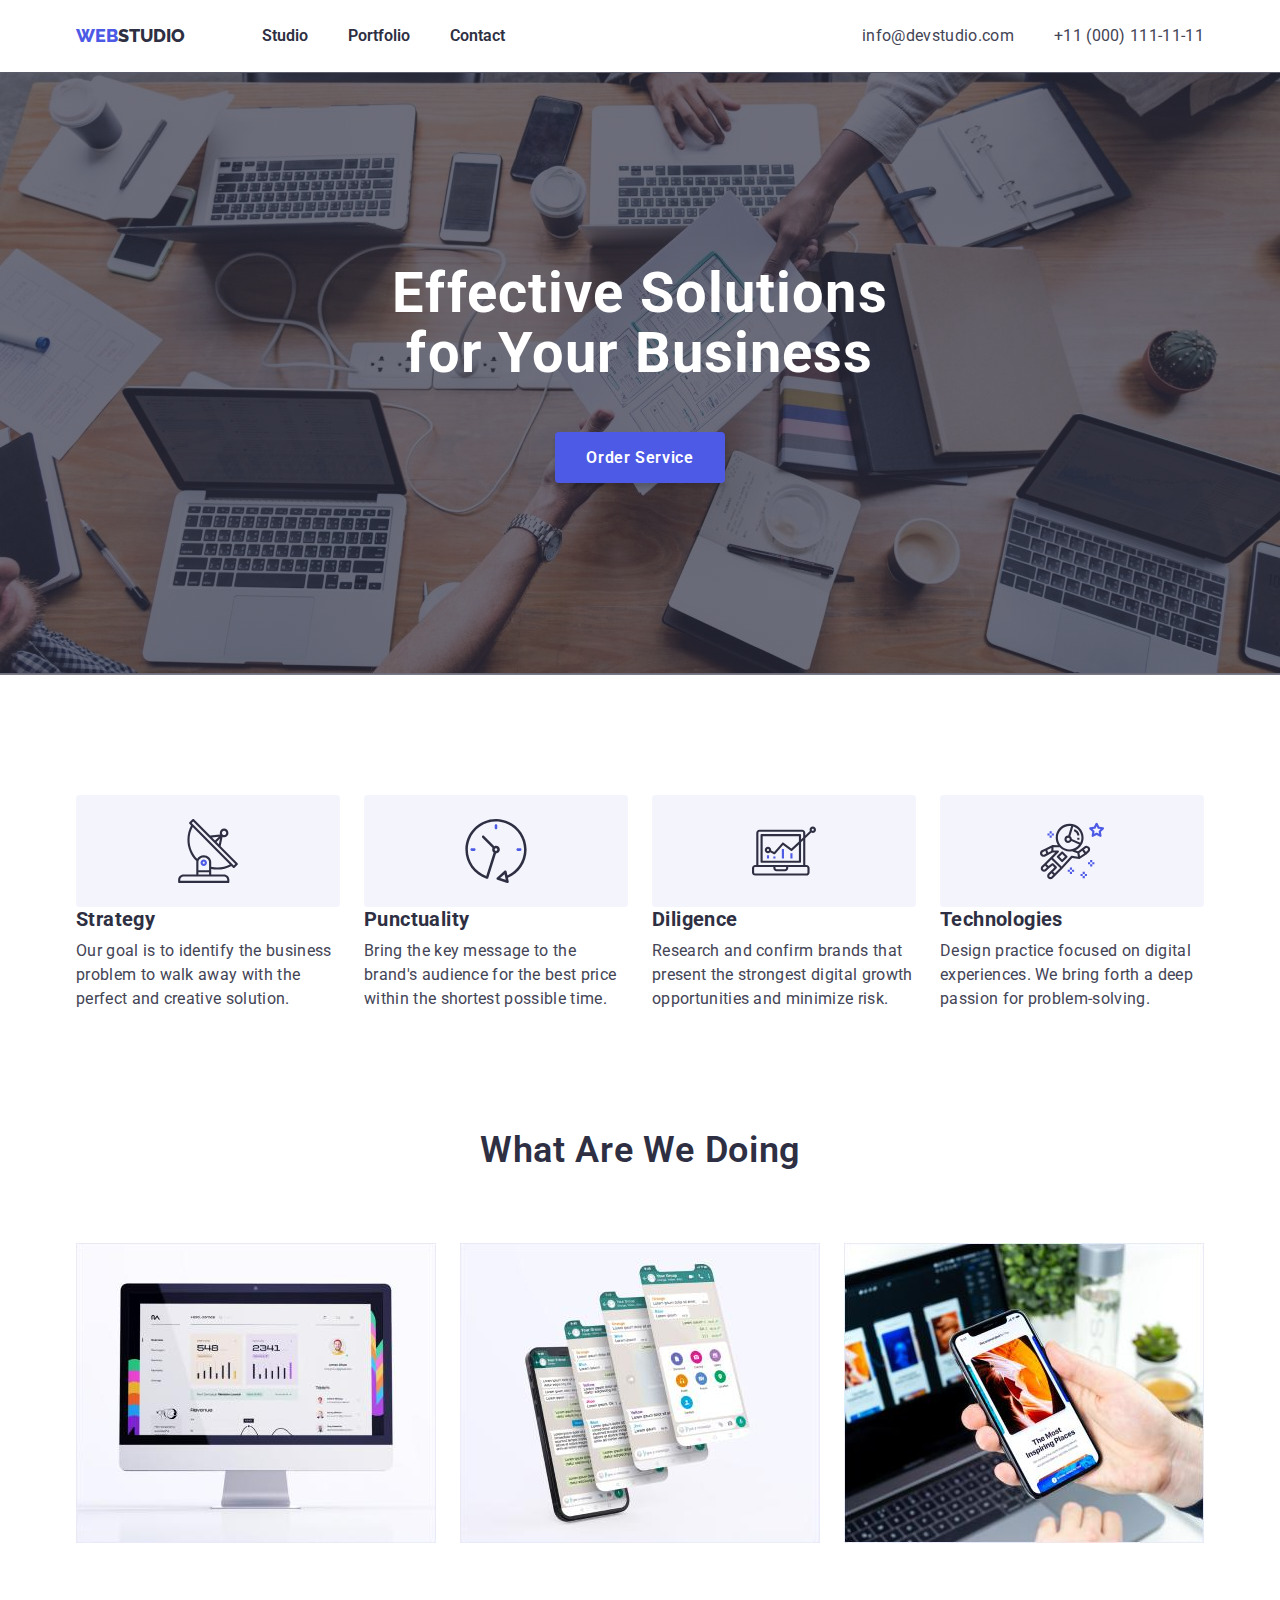
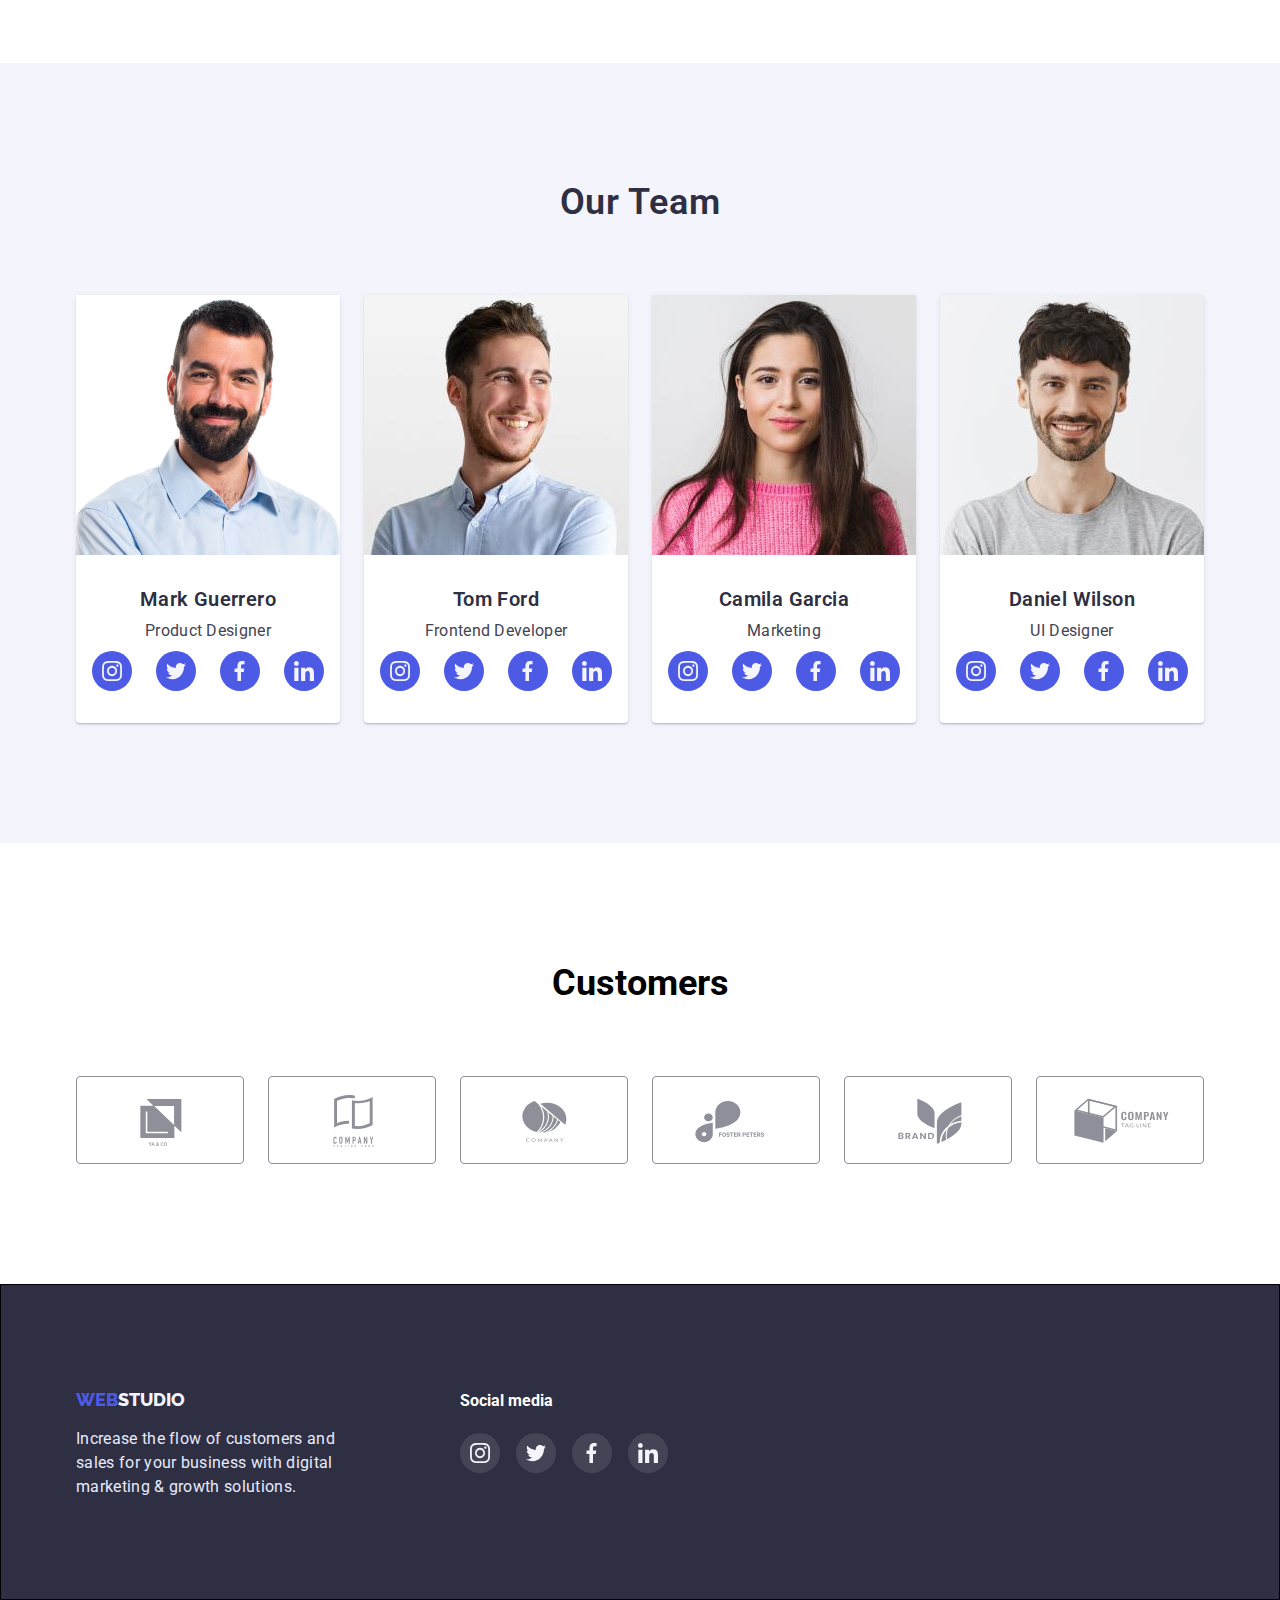
<file: index.html>
<!DOCTYPE html>
<html lang="en">
  <head>
    <meta charset="UTF-8" />
    <meta http-equiv="X-UA-Compatible" content="IE=edge" />
    <meta name="viewport" content="width=device-width, initial-scale=1.0" />
    <title>Document</title>
    <link rel="preconnect" href="https://fonts.googleapis.com" />
    <link rel="preconnect" href="https://fonts.gstatic.com" crossorigin />
    <link
      href="https://fonts.googleapis.com/css2?family=Raleway:wght@700&family=Roboto:wght@400;500;700;900&display=swap"
      rel="stylesheet"
    />
    <link
      rel="stylesheet"
      href="https://cdn.jsdelivr.net/npm/modern-normalize@1.1.0/modern-normalize.min.css"
    />
    <link rel="stylesheet" href="./css/styles.css" />
  </head>
  <body>
    <header class="beginning">
      <div class="container coddac">
        <nav class="navigation">
          <a class="webStudio" href="./index.html"
            ><span class="navigation-item">WEB</span>STUDIO</a
          >
          <ul class="menu">
            <li><a class="link" href="./index.html">Studio</a></li>
            <li><a class="link" href="./portfolio.html">Portfolio</a></li>
            <li><a class="link" href="/contact">Contact</a></li>
          </ul>
        </nav>
        <ul class="contacts">
          <li class="mail">
            <a class="infodevstudio" href="info@devstudio.com"
              >info@devstudio.com</a
            >
          </li>
          <li class="mail">
            <a class="fone" href="+110001111111">+11 (000) 111-11-11</a>
          </li>
        </ul>
      </div>
    </header>
    <main class="main">
      <section class="effective-solutions">
        <div class="Business">
        <h1 class="effective-solutions-title">
          Effective Solutions <br />
          for Your Business
        </h1>
        <button class="button-studio" type="button">Order Service</button>
      </div>
      </section>
      <section class="visually">
        <div class="container">
          <ul class="icon-styles">
            <li class="icon-styles-svg">
              <svg width="64px"height="64px">
                <use class="icon-svg-title" href="./images/icon.svg#icon-antenna"></use>
              </svg>
            </li>
            <li class="icon-styles-svg">
              <svg width="64px"height="64px">
                <use class="icon-svg-title" href="./images/icon.svg#icon-clock"></use>
              </svg>
            </li>
            <li class="icon-styles-svg">
              <svg width="64px"height="64px">
                <use class="icon-svg-title" href="./images/icon.svg#icon-diagram"></use>
              </svg>
            </li>
            <li class="icon-styles-svg">
              <svg width="64px"height="64px">
                <use class="icon-svg-title" href="./images/icon.svg#icon-astronaut"></use>
              </svg>
            </li>
          </ul>
          <h2 class="visually-hidden">Our principles</h2>
          <ul class="card-set">
            <!--Strategy-->
            <li class="straegy">
              <h3 class="text-strategy">Strategy</h3>
              <p class="straegy-title">
                Our goal is to identify the business problem to walk away with
                the perfect and creative solution.
              </p>
            </li>
            <!--Punctuality-->
            <li class="punctuality">
              <h3 class="text-strategy">Punctuality</h3>
              <p class="punctuality-title">
                Bring the key message to the brand's audience for the best price
                within the shortest possible time.
              </p>
            </li>
            <!--Diligence-->
            <li class="diligence">
              <h3 class="text-strategy">Diligence</h3>
              <p class="diligence-title">
                Research and confirm brands that present the strongest digital
                growth opportunities and minimize risk.
              </p>
            </li>
            <li class="technologies">
              <h3 class="text-strategy">Technologies</h3>
              <p class="technologies-title">
                Design practice focused on digital experiences. We bring forth a
                deep passion for problem-solving.
              </p>
            </li>
          </ul>
        </div>
      </section>
      <section class="what-are-we-doing">
        <div class="container">
          <h2 class="what-title">What are we doing</h2>
          <ul class="foto-doing">
            <li class="photo-what">
              <img
                src="./images/img(6).jpg"
                alt="Photo PC"
                width="360"
                height="300"
              />
            </li>
            <li class="photo-what">
              <img
                src="./images/img(5).jpg"
                alt="Photo SmartPhon"
                width="360"
                height="300"
              />
            </li>
            <li class="photo-what">
              <img
                src="./images/img(4).jpg"
                alt="Photo PC and SmartPhon"
                width="360"
                height="300"
              />
            </li>
          </ul>
        </div>
      </section>
      <section class="our-team">
        <div class="container">
          <h2 class="our-team-title">Our Team</h2>
          <ul class="card-set-foto">
            <!--Team Card1-->
            <li class="item">
              <img
                class="foto"
                src="./images/img.jpg"
                alt="Picture of Photo Mark Guerrero"
                width="264"
                height="260"
              />
              <h3 class="text-foto">Mark Guerrero</h3>
              <p class="text-pr">Product Designer</p>
              
                <ul class="wardrobe-list ">
                  <li class="wardrobe-title-icon">
                  <a class="wardrobe-icon" href="#">
                    <svg class="wardrobe-icon-svg" wigth="16" height="16">
                      <use href="./images/icon.svg#icon-instagram"></use>
                    </svg>
                  </a>
                  </li>
                  <li class="wardrobe-title-icon">
                    <a class="wardrobe-icon" href="#">
                     <svg class="wardrobe-icon-svg" wigth="16" height="16">
                      <use href="./images/icon.svg#icon-twitter"></use>
                     </svg>
                    </a>
                </li>
                  <li class="wardrobe-title-icon">
                    <a class="wardrobe-icon" href="#">
                    <svg class="wardrobe-icon-svg" wigth="16" height="16">
                      <use href="./images/icon.svg#icon-facebook"></use>
                    </svg>
                  </a>
                  </li>
                  <li class="wardrobe-title-icon">
                    <a class="wardrobe-icon" href="#">
                    <svg class="wardrobe-icon-svg" wigth="16" height="16">
                      <use href="./images/icon.svg#icon-linkedin"></use>
                    </svg>
                  </a>
                  </li>
                </ul>
              
            </li>
            <!--Team Card2-->
            <li class="item">
              <img
                class="foto"
                src="./images/img(1).jpg"
                alt="Picture of Photo Tom Ford"
                width="264"
                height="260"
              />
              <h3 class="text-foto">Tom Ford</h3>
              <p class="text-pr">Frontend Developer</p>
              
                <ul class="wardrobe-list">
                  <li class="wardrobe-title-icon">
                    <a class="wardrobe-icon" href="#">
                    <svg class="wardrobe-icon-svg" wigth="16" height="16">
                      <use href="./images/icon.svg#icon-instagram"></use>
                    </svg>
                  </a>
                  </li>
                  <li class="wardrobe-title-icon">
                    <a class="wardrobe-icon" href="#">
                    <svg class="wardrobe-icon-svg" wigth="16" height="16">
                    <use href="./images/icon.svg#icon-twitter"></use>
                  </svg>
                </a>
                </li>
                  <li class="wardrobe-title-icon">
                    <a class="wardrobe-icon" href="#">
                    <svg class="wardrobe-icon-svg" wigth="16" height="16">
                      <use href="./images/icon.svg#icon-facebook"></use>
                    </svg>
                  </a>
                  </li>
                  <li class="wardrobe-title-icon">
                    <a class="wardrobe-icon" href="#">
                    <svg class="wardrobe-icon-svg" wigth="16" height="16">
                      <use href="./images/icon.svg#icon-linkedin"></use>
                    </svg>
                  </a>
                  </li>
                </ul>
              
            </li>
            <!--Team Card3-->
            <li class="item">
              <img
                class="foto"
                src="./images/img(2).jpg"
                alt="Picture of Photo Camila Garcia"
                width="264"
                height="260"
              />
              <h3 class="text-foto">Camila Garcia</h3>
              <p class="text-pr">Marketing</p>
              
                <ul class="wardrobe-list">
                  <li class="wardrobe-title-icon">
                    <a class="wardrobe-icon" href="#">
                    <svg class="wardrobe-icon-svg" wigth="16" height="16">
                      <use href="./images/icon.svg#icon-instagram"></use>
                    </svg>
                  </a>
                  </li>
                  <li class="wardrobe-title-icon">
                    <a class="wardrobe-icon" href="#">
                    <svg class="wardrobe-icon-svg" wigth="16" height="16">
                    <use href="./images/icon.svg#icon-twitter"></use>
                  </svg>
                    </a>
                </li>
                  <li class="wardrobe-title-icon">
                    <a class="wardrobe-icon" href="#">
                    <svg class="wardrobe-icon-svg" wigth="16" height="16">
                      <use href="./images/icon.svg#icon-facebook"></use>
                    </svg>
                    </a>
                  </li>
                  <li class="wardrobe-title-icon">
                    <a class="wardrobe-icon" href="#">
                    <svg class="wardrobe-icon-svg" wigth="16" height="16">
                      <use href="./images/icon.svg#icon-linkedin"></use>
                    </svg>
                    </a>
                  </li>
                </ul>
                
            </li>
            <!--Team Card4-->
            <li class="item">
              <img
                class="foto"
                src="./images/img(3).jpg"
                alt="Picture of Photo Daniel Wilson"
                width="264"
                height="260"
              />
              <h3 class="text-foto">Daniel Wilson</h3>
              <p class="text-pr">UI Designer</p>
              
                <ul class="wardrobe-list">
                  <li class="wardrobe-title-icon">
                    <a class="wardrobe-icon" href="#">
                    <svg class="wardrobe-icon-svg" wigth="16" height="16">
                      <use href="./images/icon.svg#icon-instagram"></use>
                    </svg>
                    </a>
                  </li>
                  <li class="wardrobe-title-icon">
                    <a class="wardrobe-icon" href="#">
                    <svg class="wardrobe-icon-svg" wigth="16" height="16">
                    <use href="./images/icon.svg#icon-twitter"></use>
                  </svg>
                    </a>
                </li>
                  <li class="wardrobe-title-icon">
                    <a class="wardrobe-icon" href="#">
                    <svg class="wardrobe-icon-svg" wigth="16" height="16">
                      <use href="./images/icon.svg#icon-facebook"></use>
                    </svg>
                    </a>
                  </li>
                  <li class="wardrobe-title-icon">
                    <a class="wardrobe-icon" href="#">
                    <svg class="wardrobe-icon-svg" wigth="16" height="16">
                      <use href="./images/icon.svg#icon-linkedin"></use>
                    </svg>
                    </a>
                  </li>
                </ul>
              
            </li>
          </ul>
        </div>
      </section>
    <section>
      <div class="container">
       <h2 class="title-icon">Customers</h2>
        <ul class="customers">
          <li class="customers-panei-icon">
            <a class="customers-icon" href="#">
            <svg wigth="104" height="56">
              <use href="./images/icon.svg#icon-Logo">
              </use>
            </svg>
          </a>
          </li>
          <li class="customers-panei-icon">
            <a class="customers-icon" href="#">
              <svg wigth="104" height="56">
            <use href="./images/icon.svg#icon-Logo-1">
            </use>
          </svg>
            </a>
          </li>
          <li class="customers-panei-icon">
            <a class="customers-icon" href="#">
            <svg wigth="104" height="56">
              <use href="./images/icon.svg#icon-Logo-2">
              </use>
            </svg>
            </a>
          </li>
          <li class="customers-panei-icon">
            <a class="customers-icon" href="#">
            <svg wigth="104" height="56">
              <use href="./images/icon.svg#icon-Logo-3">
              </use>
            </svg>
            </a>
          </li>
          <li class="customers-panei-icon">
            <a class="customers-icon" href="#">
            <svg wigth="104" height="56">
              <use href="./images/icon.svg#icon-Logo-4">
              </use>
            </svg>
            </a>
          </li>
          <li class="customers-panei-icon">
            <a class="customers-icon" href="#">
                <svg  wigth="104" height="56">
              <use href="./images/icon.svg#icon-Logo-5">
            </use>
            </svg>
            </a>
          </li>
        </ul>
      </div>
    </section>
        
    </main>
    <footer class="lowerpart">
      <div class="container container-footer">
        <div class="footer-block">
        <a class="lowerpart-block" href="./index.html"
          ><span class="lowerpart-item">WEB</span>STUDIO</a
        >
        <p class="lowerpart-title">
          Increase the flow of customers and sales for your business with
          digital marketing & growth solutions.
        </p>
      </div>
        <div class="footer-icon">
          <h2 class="footer-title">Social media</h2>
          <ul class="footer-list">
            <li class="footer-title-icon">
              <a class="wardrobe-icon-svg-a" href="#">
              <svg class="footer-icon-svg" wigth="16" height="16">
                <use href="./images/icon.svg#icon-instagram"></use>
              </svg>
              </a>
            </li>
            <li class="footer-title-icon">
              <a class="wardrobe-icon-svg-a" href="#">
              <svg class="wardrobe-icon-svg" wigth="16" height="16">
              <use href="./images/icon.svg#icon-twitter"></use>
            </svg>
              </a>
          </li>
            <li class="footer-title-icon">
              <a class="wardrobe-icon-svg-a" href="#">
              <svg class="wardrobe-icon-svg" wigth="16" height="16">
                <use href="./images/icon.svg#icon-facebook"></use>
              </svg>
              </a>
            </li>
            <li class="footer-title-icon">
              <a class="wardrobe-icon-svg-a" href="#">
              <svg class="wardrobe-icon-svg" wigth="16" height="16">
                <use href="./images/icon.svg#icon-linkedin"></use>
              </svg>
              </a>
            </li>
          </ul>
        </div>
      </div>
    </footer>
  </body>
</html>
</file>
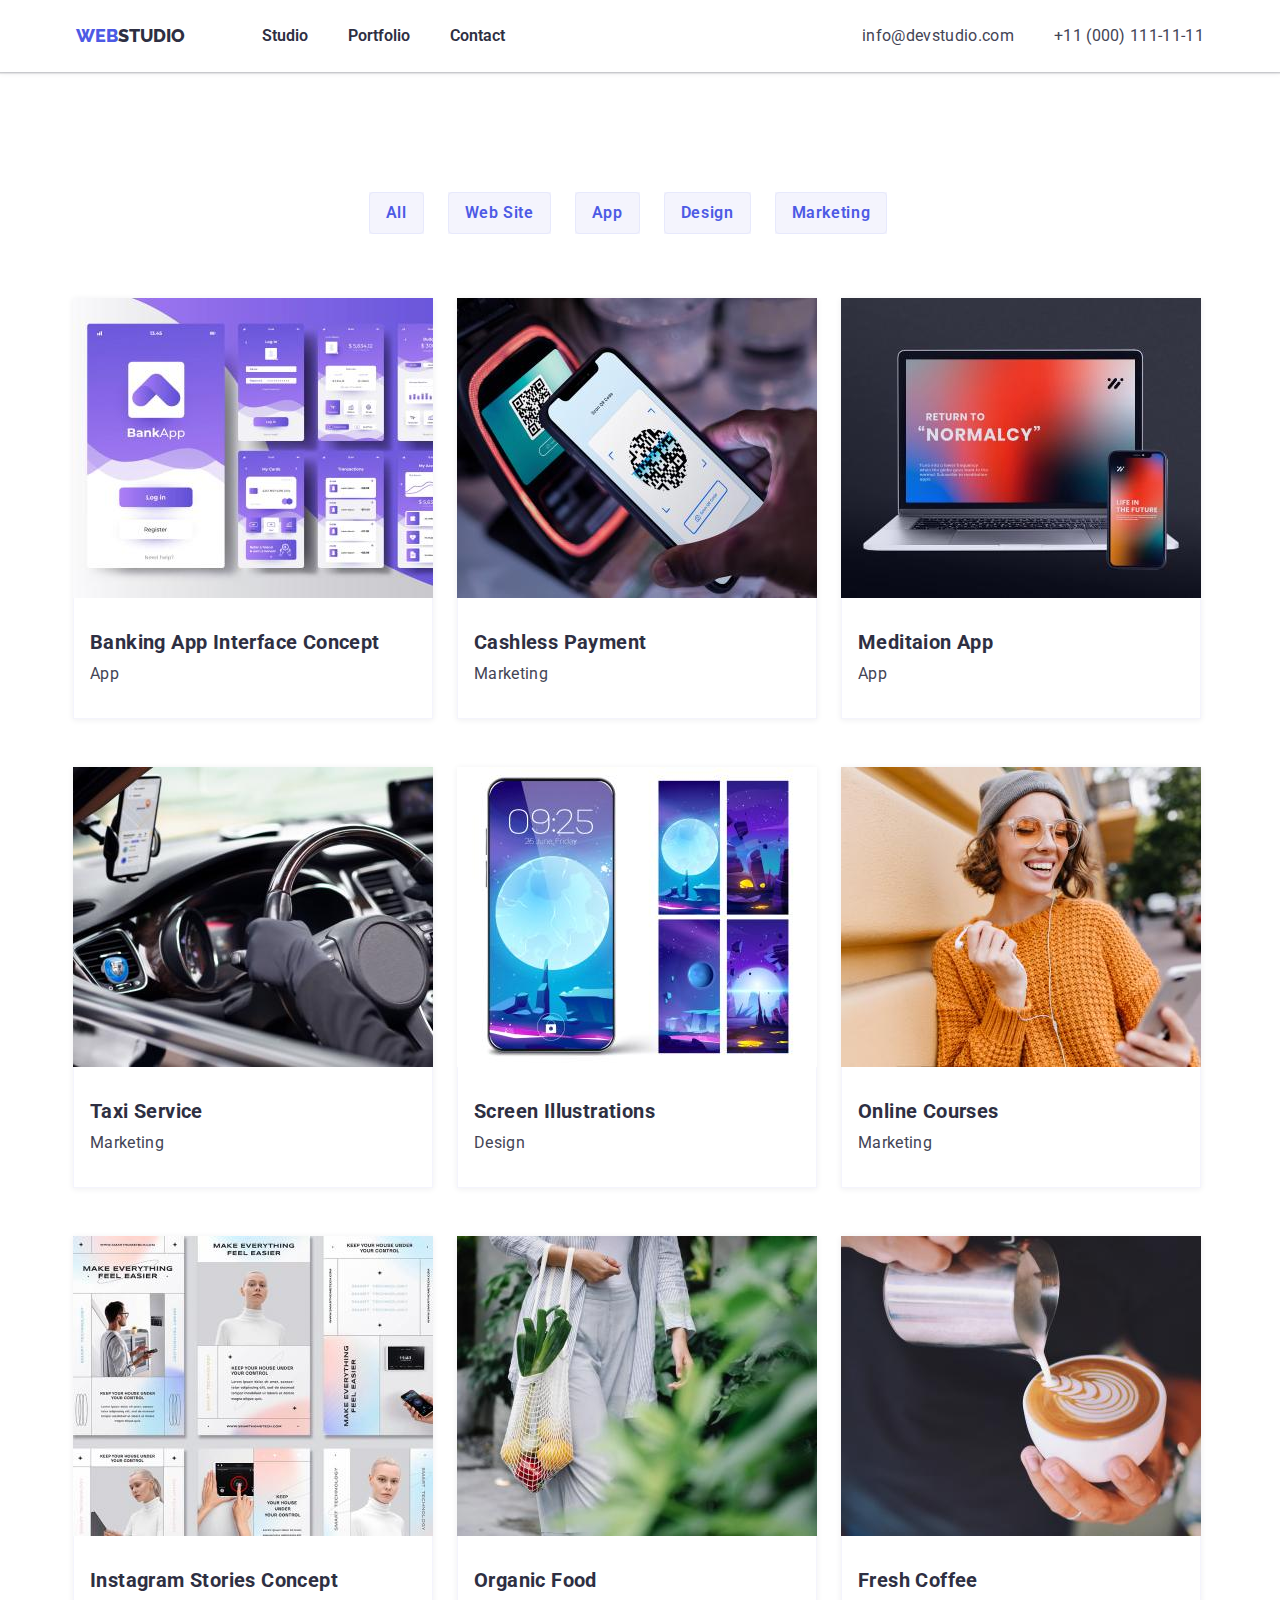
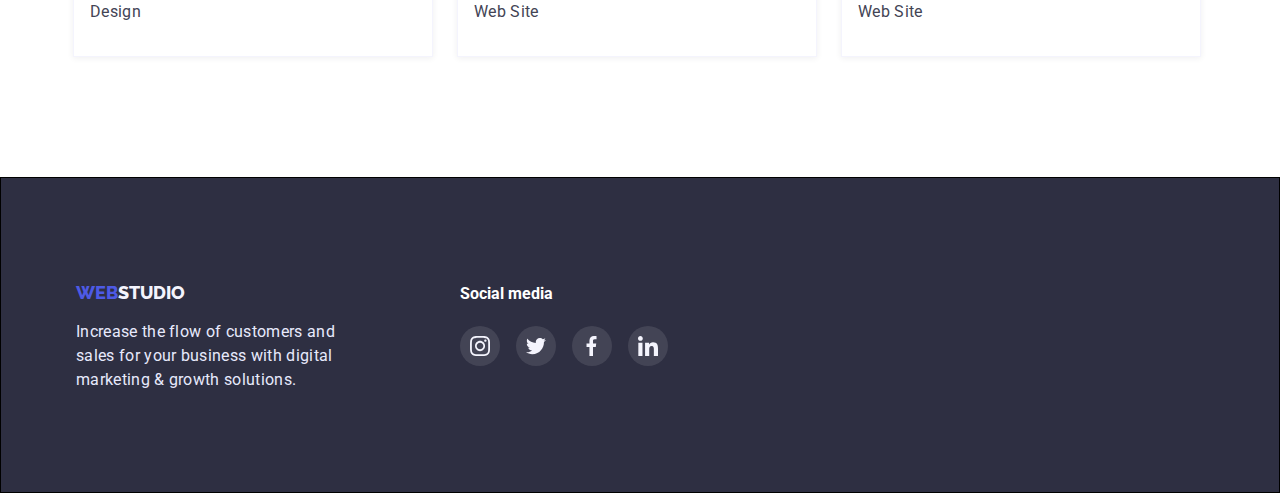
<file: portfolio.html>
<!DOCTYPE html>
<html lang="en">
  <head>
    <meta charset="UTF-8" />
    <meta http-equiv="X-UA-Compatible" content="IE=edge" />
    <meta name="viewport" content="width=device-width, initial-scale=1.0" />
    <title>Portfolio</title>
    <link rel="preconnect" href="https://fonts.googleapis.com" />
    <link rel="preconnect" href="https://fonts.gstatic.com" crossorigin />
    <link
      href="https://fonts.googleapis.com/css2?family=Raleway:wght@700&family=Roboto:wght@400;500;700;900&display=swap"
      rel="stylesheet"
    />
    <link rel="stylesheet" href="https://cdn.jsdelivr.net/npm/modern-normalize@1.1.0/modern-normalize.min.css">
    <link rel="stylesheet" href="./css/styles.css" />
  </head>
  <body>
    <header class="beginning">
      <div class="container coddac">
        <nav class="navigation">
          <a class="webStudio" href="./index.html"
            ><span class="navigation-item">WEB</span>STUDIO</a
          >
          <ul class="menu">
            <li><a class="link" href="./index.html">Studio</a></li>
            <li><a class="link" href="./portfolio.html">Portfolio</a></li>
            <li><a class="link" href="/contact">Contact</a></li>
          </ul>
        </nav>
        <ul class="contacts">
          <li class="mail">
            <a class="infodevstudio" href="info@devstudio.com"
              >info@devstudio.com</a
            >
          </li>
          <li class="mail">
            <a class="fone" href="+110001111111">+11 (000) 111-11-11</a>
          </li>
        </ul>
      </div>
    </header>
    <main class="main-portfolio">
      <section>
        <div class="container-portfolio">
          <ul class="list main">
            <li class="block-button">
              <button class="button-portfolio" type="button">All</button>
            </li>
            <li class="block-button">
              <button class="button-portfolio" type="button">Web Site</button>
            </li>
            <li class="block-button">
              <button class="button-portfolio" type="button">App</button>
            </li>
            <li class="block-button">
              <button class="button-portfolio" type="button">Design</button>
            </li>
            <li class="block-button">
              <button class="button-portfolio" type="button">Marketing</button>
            </li>
            <li class="block-button"></li>
          </ul>
          <ul class="foto-work">
            <li class="foto-text-title">
              <img
                class="foto-portfolio"
                src="./images/img(8).jpg"
                alt="Banking App Interface Concept"
                width="360"
                height="300"
              >
              <div class="cartca">
              <h3 class="text-foto-port">Banking App Interface Concept</h3>
              <p class="text-port">App</p>
            </div>
            </li>
            <li class="foto-text-title">
              <img
                class="foto-portfolio"
                src="./images/img(17).jpg"
                alt=""
                width="360"
                height="300"
              >
              <div class="cartca">
               <h3 class="text-foto-port">Cashless Payment</h3>
               <p class="text-port">Marketing</p>
              </div>
            </li>
            <li class="foto-text-title">
              <img
                class="foto-portfolio"
                src="./images/img(10).jpg"
                alt="Meditaion App"
                width="360"
                height="300"
              >
              <div class="cartca">
               <h3 class="text-foto-port">Meditaion App</h3>
               <p class="text-port">App</p>
              </div>
            </li>
            <li class="foto-text-title ">
              <img
                class="foto-portfolio"
                src="./images/img(11).jpg"
                alt="Taxi Service"
                width="360"
                height="300"
              >
              <div class="cartca">
               <h3 class="text-foto-port">Taxi Service</h3>
               <p class="text-port">Marketing</p>
              </div>
            </li>
            <li class="foto-text-title">
              <img
                class="foto-portfolio"
                src="./images/img(12).jpg"
                alt="Screen Illustrations"
                width="360"
                height="300"
              >
              <div class="cartca">
               <h3 class="text-foto-port">Screen Illustrations</h3>
               <p class="text-port">Design</p>
              </div>
            </li>
            <li class="foto-text-title">
              <img
                class="foto-portfolio"
                src="./images/img(13).jpg"
                alt="Online Courses"
                width="360"
                height="300"
              >
              <div class="cartca">
               <h3 class="text-foto-port">Online Courses</h3>
               <p class="text-port">Marketing</p>
              </div>
            </li>
            <li class="foto-text-title">
              <img
                class="foto-portfolio"
                src="./images/img(14).jpg"
                alt="Instagram Stories Concept"
                width="360"
                height="300"
              >
              <div class="cartca">
               <h3 class="text-foto-port">Instagram Stories Concept</h3>
               <p class="text-port">Design</p>
              </div>
            </li>
            <li class="foto-text-title">
              <img
                class="foto-portfolio"
                src="./images/img(15).jpg"
                alt="Organic Food"
                width="360"
                height="300"
              >
              <div class="cartca">
               <h3 class="text-foto-port">Organic Food</h3>
               <p class="text-port">Web Site</p>
              </div>
            </li>
            <li class="foto-text-title">
              <img
                class="foto-portfolio"
                src="./images/img(16).jpg"
                alt="Fresh Coffee"
                width="360"
                height="300"
              >
              <div class="cartca">
               <h3 class="text-foto-port">Fresh Coffee</h3>
               <p class="text-port">Web Site</p>
              </div>
            </li>
          </ul>
        </div>
      </section>
    </main>
    <footer class="lowerpart">
      <div class="container container-footer">
        <div class="footer-block">
        <a class="lowerpart-block" href="./index.html"
          ><span class="lowerpart-item">WEB</span>STUDIO</a
        >
        <p class="lowerpart-title">
          Increase the flow of customers and sales for your business with
          digital marketing & growth solutions.
        </p>
      </div>
        <div class="footer-icon">
          <h2 class="footer-title">Social media</h2>
          <ul class="footer-list">
            <li class="footer-title-icon">
              <a class="wardrobe-icon-svg-a" href="#">
              <svg class="footer-icon-svg" wigth="16" height="16">
                <use href="./images/icon.svg#icon-instagram"></use>
              </svg>
              </a>
            </li>
            <li class="footer-title-icon">
              <a class="wardrobe-icon-svg-a" href="#">
              <svg class="wardrobe-icon-svg" wigth="16" height="16">
              <use href="./images/icon.svg#icon-twitter"></use>
            </svg>
              </a>
          </li>
            <li class="footer-title-icon">
              <a class="wardrobe-icon-svg-a" href="#">
              <svg class="wardrobe-icon-svg" wigth="16" height="16">
                <use href="./images/icon.svg#icon-facebook"></use>
              </svg>
              </a>
            </li>
            <li class="footer-title-icon">
              <a class="wardrobe-icon-svg-a" href="#">
              <svg class="wardrobe-icon-svg" wigth="16" height="16">
                <use href="./images/icon.svg#icon-linkedin"></use>
              </svg>
              </a>
            </li>
          </ul>
        </div>
      </div>
    </footer>
  </body>
</html>
</file>
<file: css/styles.css>
html {
  box-sizing: border-box;
}
*,
*::after {
  box-sizing: inherit;
}
h1,
h2,
h3,
p,
div{
  margin-top:0;
  margin-bottom: 0;
}
ul{
  margin-top: 0;
  margin-left: 0;
  margin-bottom: 0;
  padding-left: 0;
}

img{
  display: block;
  width: 100%;
  height: auto; 
}

section{
  padding-top: 120px;
  padding-bottom: 120px;
  
}
.photo-what {
  list-style: none;
}
.visually{
  padding-bottom: 0;
}
button{
  cursor: pointer;
  border: none;
}
:root {
  --card-set-gap: 24px;
  --brand-color: #4d5ae5;
  --brand-color-black: #2e2f42;
  --brand-color-white: #f8f8f8;
  --brand-color-black-text: #434455;
  --brand-color-white-text:#ffffff;
  --brand-color-white-background:#ffffff;
  --brand-color-white-background-color:#f4f4fd;
  --brand-color-blue: #404bbf;
  --brand-color-black-1: #000000;
  --brand-color-white-2: #e7e9fc;
  --brand-color-radius: #8E8F99;
  --brand-color-svg: #31D0AA;
  --brand-color-button: #404BBF;
}
body {
  font-family: "Roboto", sans-serif;
  color: var(--brand-color-black-1);
  margin: 0 auto;
}
.visually-hidden{
  position: absolute;
  width: 1px;
  height: 1px;
  margin: -1px;
  bottom: 0;
  padding: 0;
  white-space: nowrap;
  clip-path: inset(100%);
  clip: rect(0 0 0 0);
  overflow: hidden;
}
.list{
  list-style: none;
  padding-left: 0;
  gap: 24px;
  display: flex;
  align-items: center;
  justify-content: center;
  
  margin-bottom: 64px;
  margin-left: auto;
  margin-right: auto;
}
.beginning {
  display: flex;
  background-color: var(--brand-color-white-background);
  box-shadow: 0px 2px 1px rgba(46, 47, 66, 0.08),
    0px 1px 1px rgba(46, 47, 66, 0.16), 0px 1px 6px rgba(46, 47, 66, 0.08);
  }

.menu { 
  display: flex;
  flex-direction: row;
  color:var(--brand-color-black);
  align-items: flex-start;
  padding: 0px;
  gap: 40px;
  font-style: normal;
  font-weight: 600;
  font-size: 16px;
  line-height: 1.5;
  list-style: none;
  margin-top: auto;
  margin-left: 77px;
  /* flex: none; */
  /* order: 0; */
  /* flex-grow: 0; */
}
.mail {
  list-style: none;

}
.menu .link:hover,
.menu .link:focus {
  color: var(--brand-color-black-text);
}

.menu .link {
  color:var(--brand-color-black);
  text-decoration: none;
  padding: 24px 0;
  display: inline-block;
}

.menu .link:active { 
  color: var(--brand-color);
}

.webStudio {
  display: flex;
  flex-direction: row;
  align-items: flex-start;
  padding: 0px;
  color: var(--brand-color-black);
  top: 24px;
  font-family: 'Raleway';
  font-weight: 800;
  font-size: 18px;
  line-height: 24px;
  text-decoration: none;
}
.navigation{
  display: flex;
  align-items: center;
}
.coddac{
  display: flex;
  align-items: center;
}
.navigation-item {
  color: var(--brand-color);
}
.contacts{
  display: flex;
  align-items: center;

  margin-left: auto;
}
.infodevstudio {
  font-size: 16px;
  line-height: 1.5;
  letter-spacing: 0.02em;
  color:var(--brand-color-black-text);
  text-decoration: none;
}
.icon {
  display: inline-block;
  width: 1em;
  height: 1em;
  stroke-width: 0;
  stroke: currentColor;
  fill: currentColor;
}
.icon:hover,
.icon:focus{
  fill:var(--brand-color);
}
.icon-envelop{
  display:inline-block;
  margin-left: 40px;

}
.icon-envelop:hover,
.icon-envelop:focus{
 fill:var(--brand-color);
}
.infodevstudio::before{

}
.infodevstudio:hover,
.infodevstudio:focus {
  color:var(--brand-color);
}

.fone:hover,
.fone:focus {
  color:var(--brand-color);
}

.fone {
  font-family: 'Roboto';
  font-style: normal;
  font-weight: 400;
  font-size: 16px;
  line-height: 1.5;
  margin-left: 40px;
  
  letter-spacing: 0.02em;
  color:var(--brand-color-black-text);
  text-decoration: none;
}
.nemi {
  display: block;
  margin: auto;
  width: 1440px;
  flex-basis: calc(100% / 3);

}
.effective-solutions {
  background-image:linear-gradient(rgba(46, 47, 66, 0.7),rgba(46, 47, 66, 0.7) ), url('../images/people-office1.jpg');
  background-repeat: no-repeat;
  background-size: auto;
  background-position: center;
  margin: 0 auto;
  padding-top: 192px;
  padding-bottom: 192px;
  max-width: 1440px;
}
.Business{

}
.effective-solutions-title {
  
  font-size: 56px;
  line-height: 1.07;
  letter-spacing: 0.02em;
  
  margin-top: 0;
  
  color: var(--brand-color-white-text);
  text-align: center;
  
  
  margin-bottom: 0;
  margin-left: auto;
  margin-right: auto;
}

.button-studio {
  font-family: "Roboto";
  font-weight: 600;
  font-size: 16px;
  line-height: 1.1875;
  display: block;
  margin-left: auto; 
  margin-right: auto;
  background:var(--brand-color);
  /* border: 1px solid var(--brand-color-black-1); */
  /* box-shadow: 0px 4px 4px rgba(0, 0, 0, 0.15); */
  box-shadow: 0px 4px 4px rgba(0, 0, 0, 0.15);
  border-radius: 4px;
  margin-top: 48px;
  align-items: center;
  text-align: center;
  letter-spacing: 0.04em;
  color: var(--brand-color-white-text);
  width: 170px;
  height: 51px;
}
.button-studio:hover,
.button-studio:focus{
  box-shadow: 0px 1px 6px rgba(46, 47, 66, 0.08), 0px 1px 1px rgba(46, 47, 66, 0.16), 0px 2px 1px rgba(46, 47, 66, 0.08);
}
button .link:click {
  color: var(--brand-color-blue);
}
button .link:hover {
  color: var(--brand-color);
}
button .link:default {
  color: var(--brand-color);
}

.card-set {
  display: flex;
  gap: 24px;
}
.card-set-foto{
  display: flex;
  gap: 24px;
  margin-top: 72px;

}
.text-strategy, .text-foto-port{
  
  font-size: 20px;
  line-height: 1.2;
  letter-spacing: 0.02em;
  color: var(--brand-color-black);
  margin-top: 0;
  margin-bottom: 8px;
}

.card-set > .straegy,
.punctuality,
.diligence {
  flex-basis: calc(100% / 4);
}

.straegy,
.punctuality,
.diligence,
.technologies {
  width: 264px;
  list-style: none;
}
.straegy-title,
.punctuality-title,
.diligence-title,
.technologies-title {
  width: 264px;
  height: 72px;
  font-family: 'Roboto';
  font-style: normal;
  font-weight: 400;
  font-size: 16px;
  line-height: 1.5;
  letter-spacing: 0.02em;
  color: var(--brand-color-black-text);
margin-top: 0;
margin-bottom: 0;
}

.ourprinciples-title {
  text-decoration: none;
}
.what-are-we-doing {
  gap: var(--card-set-gap);
  padding-bottom: 120px;
}
.foto-doing {
  display: flex;
  margin-top: 72px;
  gap: var(--card-set-gap);
}
.what-title {
  font-family: 'Roboto';
  font-style: normal;
  font-weight: 600;
  font-size: 36px;
  line-height: 1.11;
  text-align: center;
  letter-spacing: 0.02em;
  text-transform: capitalize;
  color: var(--brand-color-black);
  margin-bottom: 0;
  margin-top: 0;
  
}
.auto-layout {
  display: flex;
  flex-direction: column;
  align-items: flex-start;
  padding: 0px;
}
.our-team {
  display: block;
  background-color: var(--brand-color-white-background-color);
 
  
  /* padding-top: 120px;
  padding-bottom: 120px; */
}
.our-team-title {
  
  font-family: "Roboto";
  font-style: normal;
  font-weight: 600;
  font-size: 36px;
  line-height: 1.11;
  text-align: center;
  letter-spacing: 0.02em;
  text-transform: capitalize;
  color: var(--brand-color-black);
  margin-top: 0;
  margin-bottom: 0;
}
.container {
  
  width: 1158px;
  margin-left: auto;
  margin-right: auto;
  padding-left: 15px;
  padding-right: 15px;
  

  
}
.text-foto{
  font-family: 'Roboto';
  font-style: normal;
  font-weight: 600;
  font-size: 20px;
  line-height: 1.2;
  text-align: center;
  letter-spacing: 0.02em;
  color: var(--brand-color-black);
  margin-top: 32px;
  margin-bottom: 0;
}
.text-pr{
  font-family: 'Roboto';
  font-style: normal;
  font-weight: 400;
  font-size: 16px;
  line-height: 1.5;
  text-align: center;
  letter-spacing: 0.02em;
  color:var(--brand-color-black-text);
  margin-top: 8px;
  margin-bottom: 0;
}
.item {
  list-style: none;
  justify-content: center;
  align-items: center;
  padding-bottom: 32px;
  background:var(--brand-color-white-background);
  box-shadow: 0px 1px 6px rgba(46, 47, 66, 0.08),
    0px 1px 1px rgba(46, 47, 66, 0.16), 0px 2px 1px rgba(46, 47, 66, 0.08);
  border-radius: 0px 0px 4px 4px;
  
}

.lowerpart {
  background: var(--brand-color-black);
  border: 1px solid var(--brand-color-black-1);
  box-shadow: 0px 4px 4px rgba(0, 0, 0, 0.25);
  padding-top: 100px;
  padding-bottom: 100px;
  display: flex;
  flex-direction:row;
}
.lowerpart-block {
  display: inline-block;
  color: var(--brand-color-white-background-color);
  text-decoration: none;
  font-family: 'Raleway';
  font-style: normal;
  font-weight: 800;
  font-size: 18px;
  line-height:1,16;
}

.lowerpart-item {
  color: var(--brand-color);
  background: var(--brand-color-black);
}

.lowerpart-title {
  font-weight: 400;
  font-size: 16px;
  line-height: 1.5;
  letter-spacing: 0.02em;
  display: flex;
  color: var(--brand-color-white-2);
  width: 264px;
  margin-bottom: 0;
  margin-top: 16px;
}
.foto{
  
}
/* portfolio */
.container-portfolio{
  width: 1158px;
  margin-left: auto;
  margin-right: auto;
  padding-left: 12px;
  padding-right: 12px;
}

.main-portfolio{
  display: block;
  margin: auto;
  
}
.foto-work{
  display: flex;
  
  row-gap: 48px;
  column-gap: 24px;
  flex-wrap: wrap;
}

.block-button {

  background: var(--brand-color-white-background-color);
}
.button-portfolio {
  font-weight: 600;
  font-size: 16px;
  line-height: 1.5;
  letter-spacing: 0.04em;
  margin-left: auto;
  margin-right: auto;
  background: var(--brand-color-white-background-color);
  color:var(--brand-color);
  border: 1px solid var(--brand-color-white-2);
  
  border-radius: 4px;
  padding: 8px 16px;
}
.button-portfolio:hover,
.button-portfolio:focus {
  cursor: pointer;
  background: var(--brand-color);
  color: var(--brand-color-white-text);
  box-shadow: 0px 3px 1px rgb(0 0 0 / 10%), 0px 2px 1px rgb(0 0 0 / 8%), 0px 2px 2px rgb(0 0 0 / 12%);
  border: 1px solid var(--brand-color);
  
}
.many {
  width: 1128px;
  display: flex;
  gap: 24px;
  margin-left: auto;
  margin-right: auto;
  margin-top: 35px;
}

.foto-text-title {
  display: inline-block;
  
  box-sizing: border-box;
  width: 360px;
  
  background: var(--brand-color-white-background);
  
  box-shadow: 0px 1px 6px rgba(46, 47, 66, 0.08);
}
.foto-text-title:hover,
.foto-text-title:focus{
  border: 0.5px solid var(-brand-color-white-background-color);
box-shadow: 0px 1px 6px rgba(46, 47, 66, 0.08), 0px 1px 1px rgba(46, 47, 66, 0.16), 0px 2px 1px rgba(46, 47, 66, 0.08);
}
.cartca{
  border-left: 0.5px solid var(--brand-color-white-background-color);
  border-right: 0.5px solid var(--brand-color-white-background-color);
  border-bottom: 0.5px solid var(--brand-color-white-background-color); 
padding-left: 16px;
padding-top: 32px;
padding-bottom: 32px;
}
.fototext-title {
  display: inline-block;  
  width: 360px;
  height: 300px;
  margin: 0 24px;
  background-color: var(--brand-color);
  margin-bottom: px;
  font-family: "Roboto";
  font-style: normal;
  font-weight: 400;
  font-size: 16px;
  line-height: 1.5;
  letter-spacing: 0.02em;
  list-style: none;
  
}

.text-title {
  width: 296px;
  font-family: "Roboto";
  font-style: normal;
  font-weight: 400;
  font-size: 16px;
  line-height: 1.5;
  letter-spacing: 0.02em;
  color: var(--brand-color-white-background-color);
  margin-left: auto;
  margin-right: auto;
  margin-top: 40px;
}
/*Marketing*/
.marketing {
  width: 1128px;
  display: flex;
  gap: 24px;
  margin-left: auto;
  margin-right: auto;
  margin-top: 20px;
}

/*Web Site*/
.web-site {
  width: 1128px;
  display: flex;
  gap: 24px;
  margin-left: auto;
  margin-right: auto;
  margin-top: 28px;
}

.text-port{
  font-size: 16px;
  line-height: 1.5;
  letter-spacing: 0.02em;
  color: var(--brand-color-black-text);
  margin-left: 0;
  margin-bottom: 0;
  margin-top: 0;
}
.foto-portfolio{
  width: 360px;
  
}
.customers{
  display: flex;
  gap: 24px;
}
.customers-icon{
  display: flex;
  align-items: center;
  justify-content: center;
}
.customers-panei-icon{
  display: flex;
  list-style: none;
  justify-content: center;
  width: 168px;
  height: 88px;
  
  
  gap: 24px;
  border: 0.5px solid var(--brand-color-radius);
  border-radius: 4px;
  fill: var(--brand-color-radius);
}
.customers-panei-icon:hover,
.customers-panei-icon:focus{
  border-color:var(--brand-color) ;
  fill:var(--brand-color) ;
}

.icon-svg{
  fill: #000000; 
}
.icon-styles{
  display: flex;
  gap: 24px;
}
.icon-styles-svg{
  width: 264px;
  height: 112px;
  list-style: none;
  display: flex;
  justify-content: center;
 align-items: center;
  background: var(--brand-color-white-background-color);
 border-radius: 4px;
 
}
.icon-svg-title{
  width:32px;
  height: 32px;
  fill: var(--brand-color-white-background-color);

}
.title-icon{
  font-size: 36px;
  line-height:1.16;
  margin-bottom: 72px;
  margin-top: 0;
  text-align: center;
  }
.wardrobe-icon{
width: 100%;
height: 100%;
display: flex;
  justify-content: center;
  align-items: center;

}  
.wardrobe-list{
  display: flex;
  justify-content: center;
  gap: 24px;
  margin-top: 8px;
  margin-left: auto;
  margin-right: auto;

  
}
.wardrobe-title-icon{
    display: flex;
    list-style: none;
    justify-content: center;
    align-items: center;
    width: 40px;
    height: 40px;
    background-color: var(--brand-color);
    border-radius: 50%;
}
.wardrobe-icon-svg{
  display: flex;
  justify-content: center;
  align-items: center;
  width: 50%;
    height: 50%;
}
.wardrobe-icon-svg-a{
  display: flex;
  justify-content: center;
  align-items: center;
  width: 100%;
  height: 100%;
}
.container-footer{
  display: flex;
align-items: baseline;
}
.footer-block{
  display: flex;
  flex-direction: column;
  width: 264px;
  margin-right: 0;
}
.footer-icon{
  width: 208px;
  margin-left: 120px;
}
.footer-list{
  display: flex;
  gap: 16px;
  margin-top: 16px;

  
}
.footer-title-icon{
  display: flex;
  list-style: none;
    justify-content: center;
    align-items: center;
    width: 40px;
    height: 40px;
    background-color: rgba(255, 255, 255, 0.1);
    border-radius: 50%;
}
.footer-title-icon:hover,
.footer-title-icon:focus{
  background-color:var(--brand-color-svg);
}
.footer-icon-svg{
  display: flex;
  justify-content: center;
  align-items: center;
  width: 50%;
    height: 50%;
}
.footer-title{
  Font-size: 16px;
  line-height:2;
  color: var(--brand-color-white-background);
  margin-top: 0;margin-bottom: 0;
}
</file>
